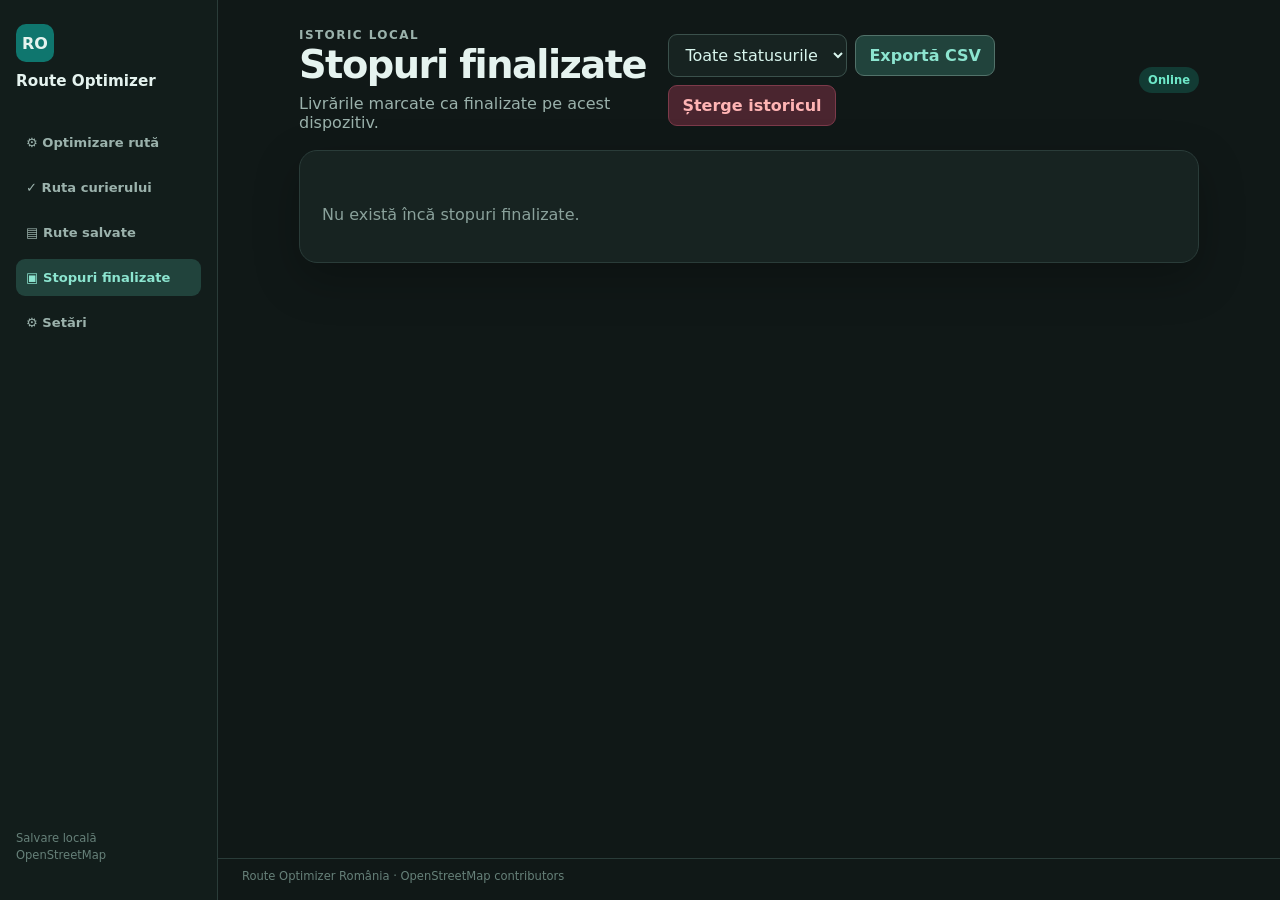
<file: completed.html>
<!doctype html><html lang="ro"><head><meta charset="UTF-8"/><meta name="viewport" content="width=device-width,initial-scale=1"/><title>Stopuri finalizate</title><link rel="stylesheet" href="routes.css"/>  <link rel="manifest" href="./manifest.json" />
  <meta name="mobile-web-app-capable" content="yes" />
  <meta name="apple-mobile-web-app-capable" content="yes" />
  <meta name="apple-mobile-web-app-status-bar-style" content="black-translucent" />
  <link rel="apple-touch-icon" href="./icon-192.svg" />
<script src="layout.js" defer></script>
</head><body><aside class="site-sidebar"><div class="brand-mark">RO</div><strong class="brand-name">Route Optimizer</strong><nav class="sidebar-nav" aria-label="Navigare principală"><a class="nav-link " href="index.html">⚙ Optimizare rută</a><a class="nav-link " href="routes.html">✓ Ruta curierului</a><a class="nav-link" href="saved.html">▤ Rute salvate</a><a class="nav-link active" href="completed.html">▣ Stopuri finalizate</a><a class="nav-link" href="settings.html">⚙ Setări</a></nav><p class="sidebar-note">Salvare locală<br/>OpenStreetMap</p></aside><main class="history-shell"><header class="route-header"><div><p class="eyebrow">ISTORIC LOCAL</p><h1>Stopuri finalizate</h1><p>Livrările marcate ca finalizate pe acest dispozitiv.</p></div><div class="history-actions"><select id="history-filter" aria-label="Filtrează istoricul"><option value="all">Toate statusurile</option><option value="delivered">Livrat</option><option value="absent">Client absent</option><option value="wrong-address">Adresă greșită</option><option value="rescheduled">Reprogramat</option><option value="cancelled">Anulat</option></select><button id="export-history" class="history-export" type="button">Exportă CSV</button><button id="clear-history" class="clear-history">Șterge istoricul</button></div></header><section class="history-card"><div id="history-stats" class="history-stats" aria-live="polite"></div><div id="history-list" class="history-list"></div><p id="empty-history" class="empty-history" hidden>Nu există încă stopuri finalizate.</p></section></main><footer class="site-footer">Route Optimizer România · Salvare locală</footer><script src="completed.js" type="module"></script>  <script src="pwa.js"></script>
</body></html>
</file>
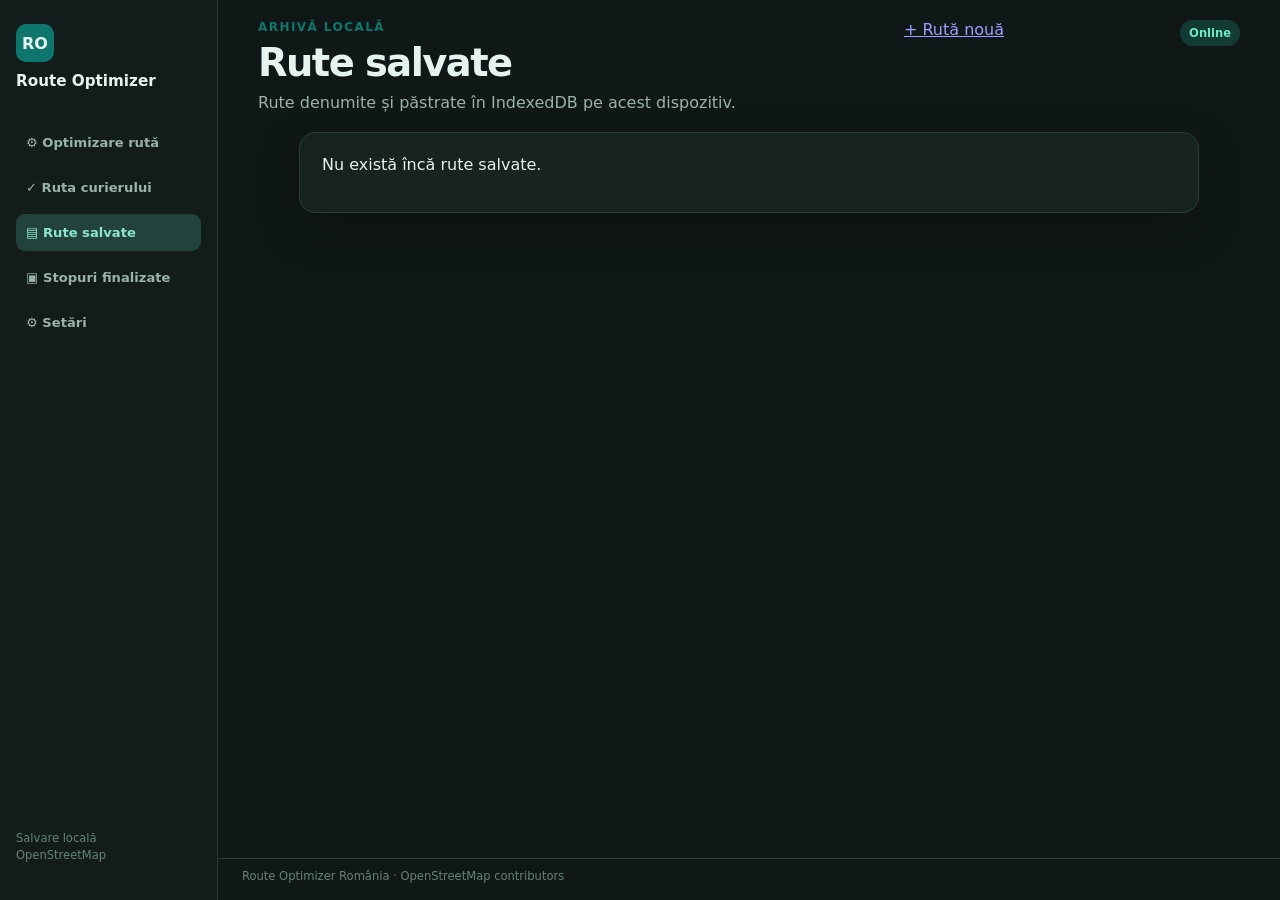
<file: saved.html>
<!doctype html>
<html lang="ro"><head><meta charset="UTF-8" /><meta name="viewport" content="width=device-width, initial-scale=1.0" /><meta name="theme-color" content="#0f766e" /><title>Rute salvate · Route Optimizer</title><link rel="stylesheet" href="./styles.css" /><link rel="manifest" href="./manifest.json" /><script src="layout.js" defer></script>
</head><body>
<aside class="site-sidebar"><div class="brand-mark">RO</div><strong class="brand-name">Route Optimizer</strong><nav class="sidebar-nav" aria-label="Navigare principală"><a class="nav-link" href="index.html">⚙ Optimizare rută</a><a class="nav-link" href="routes.html">✓ Ruta curierului</a><a class="nav-link active" href="saved.html">▤ Rute salvate</a><a class="nav-link" href="completed.html">▣ Stopuri finalizate</a><a class="nav-link" href="settings.html">⚙ Setări</a></nav><p class="sidebar-note">Salvare locală<br/>OpenStreetMap</p></aside>
<main class="app-shell auxiliary-shell"><header class="app-header"><div><p class="eyebrow">ARHIVĂ LOCALĂ</p><h1>Rute salvate</h1><p class="subtitle">Rute denumite și păstrate în IndexedDB pe acest dispozitiv.</p></div><a class="back-link" href="index.html">+ Rută nouă</a></header><section class="saved-card"><div id="saved-routes-list" class="saved-routes-list"></div><p id="saved-empty" class="empty-history" hidden>Nu există încă rute salvate.</p></section></main><footer class="site-footer">Route Optimizer România · Rute locale</footer><script src="./saved.js" type="module"></script><script src="./pwa.js"></script></body></html>
</file>
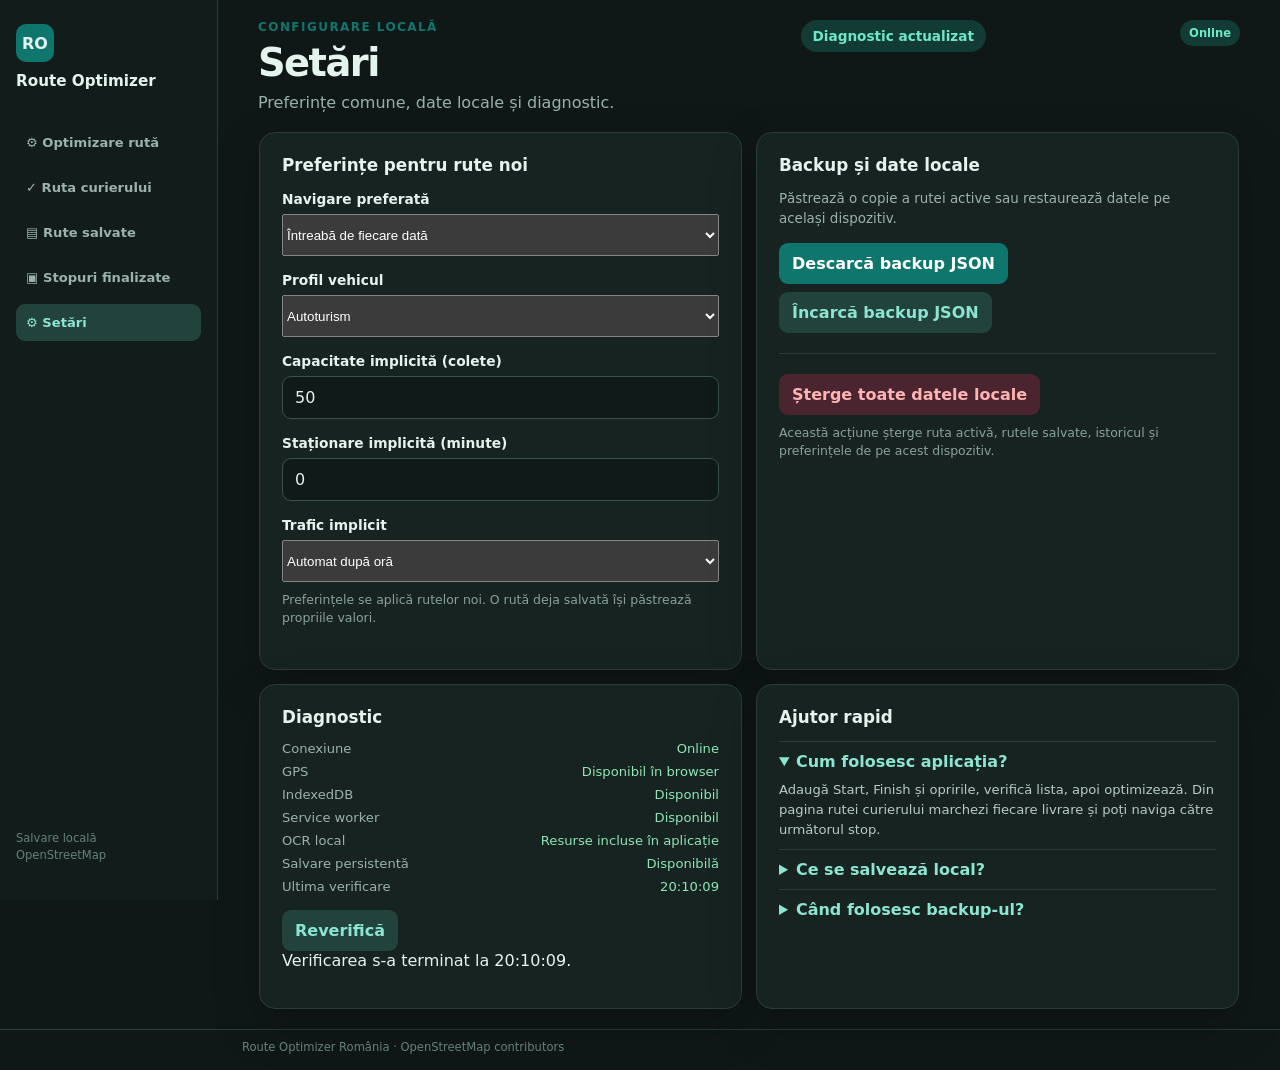
<file: settings.html>
<!doctype html>
<html lang="ro">
<head>
  <meta charset="UTF-8" />
  <meta name="viewport" content="width=device-width, initial-scale=1.0" />
  <meta name="theme-color" content="#0f766e" />
  <title>Setări · Route Optimizer</title>
  <link rel="stylesheet" href="./styles.css" />
  <link rel="manifest" href="./manifest.json" />
<script src="layout.js" defer></script>
</head>
<body>
  <aside class="site-sidebar"><div class="brand-mark">RO</div><strong class="brand-name">Route Optimizer</strong><nav class="sidebar-nav" aria-label="Navigare principală"><a class="nav-link" href="index.html">⚙ Optimizare rută</a><a class="nav-link" href="routes.html">✓ Ruta curierului</a><a class="nav-link" href="saved.html">▤ Rute salvate</a><a class="nav-link" href="completed.html">▣ Stopuri finalizate</a><a class="nav-link active" href="settings.html">⚙ Setări</a></nav><p class="sidebar-note">Salvare locală<br/>OpenStreetMap</p></aside>
  <main class="app-shell auxiliary-shell">
    <header class="app-header"><div><p class="eyebrow">CONFIGURARE LOCALĂ</p><h1>Setări</h1><p class="subtitle">Preferințe comune, date locale și diagnostic.</p></div><span id="settings-status" class="status-pill">Pregătit</span></header>
    <div class="settings-grid">
      <section class="settings-card"><h2>Preferințe pentru rute noi</h2><label for="setting-navigation">Navigare preferată</label><select id="setting-navigation"><option value="ask">Întreabă de fiecare dată</option><option value="google">Google Maps</option><option value="apple">Apple Maps</option><option value="waze">Waze</option></select><label for="setting-profile">Profil vehicul</label><select id="setting-profile"><option value="car">Autoturism</option><option value="van">Dubă</option><option value="bike">Bicicletă</option></select><label for="setting-capacity">Capacitate implicită (colete)</label><input id="setting-capacity" type="number" min="1" max="999" inputmode="numeric" /><label for="setting-service">Staționare implicită (minute)</label><input id="setting-service" type="number" min="0" max="180" inputmode="numeric" /><label for="setting-traffic">Trafic implicit</label><select id="setting-traffic"><option value="auto">Automat după oră</option><option value="normal">Normal</option><option value="busy">Aglomerat</option><option value="heavy">Foarte aglomerat</option></select><p class="hint">Preferințele se aplică rutelor noi. O rută deja salvată își păstrează propriile valori.</p></section>
      <section class="settings-card"><h2>Backup și date locale</h2><p class="settings-description">Păstrează o copie a rutei active sau restaurează datele pe același dispozitiv.</p><div class="settings-actions"><button id="export-settings-backup" type="button">Descarcă backup JSON</button><button id="import-settings-backup" class="secondary" type="button">Încarcă backup JSON</button><input id="settings-backup-file" type="file" accept="application/json,.json" hidden /></div><hr/><button id="clear-local-data" class="danger-button" type="button">Șterge toate datele locale</button><p class="hint">Această acțiune șterge ruta activă, rutele salvate, istoricul și preferințele de pe acest dispozitiv.</p></section>
      <section class="settings-card"><h2>Diagnostic</h2><dl id="diagnostic-list" class="diagnostic-list"></dl><button id="refresh-diagnostic" class="secondary" type="button">Reverifică</button><p id="diagnostic-feedback" class="diagnostic-feedback" aria-live="polite"></p></section>
      <section class="settings-card help-card"><h2>Ajutor rapid</h2><details open><summary>Cum folosesc aplicația?</summary><p>Adaugă Start, Finish și opririle, verifică lista, apoi optimizează. Din pagina rutei curierului marchezi fiecare livrare și poți naviga către următorul stop.</p></details><details><summary>Ce se salvează local?</summary><p>Rutele, istoricul, preferințele și resursele PWA sunt păstrate în browserul dispozitivului. Nu este necesar un cont.</p></details><details><summary>Când folosesc backup-ul?</summary><p>Descarcă backup-ul înainte de a șterge datele sau pentru a muta o rută pe același tip de browser.</p></details></section>
    </div>
  </main>
  <footer class="site-footer">Route Optimizer România · Setări locale</footer>
  <script src="./settings.js" type="module"></script><script src="./pwa.js"></script>
</body>
</html>
</file>
<file: routes.css>
:root{font-family:Inter,ui-sans-serif,system-ui,-apple-system,BlinkMacSystemFont,"Segoe UI",sans-serif;color:#e5f3ef;background:#101817;color-scheme:dark}*{box-sizing:border-box}body{margin:0;min-height:100vh}.route-shell{width:100%;min-height:100vh;padding:20px 24px}.route-header{display:flex;align-items:flex-start;justify-content:space-between;gap:20px;margin-bottom:18px}.eyebrow{margin:0 0 6px;color:#0f9d8b;font-size:.75rem;font-weight:800;letter-spacing:.12em}h1{margin:0 0 7px;font-size:clamp(1.7rem,3vw,2.5rem);letter-spacing:-.04em}.route-header p{margin:0;color:#9bb2ac}.back-link{padding:10px 13px;border:1px solid #3b514c;border-radius:9px;color:#b6cbc5;text-decoration:none}.back-link:hover{border-color:#36b89b;color:#8ce5d0}.route-workspace{display:grid;grid-template-columns:minmax(420px,620px) 1fr;gap:14px;height:calc(100vh - 145px);min-height:520px;overflow:visible}.delivery-panel{min-height:0;overflow:auto;padding:24px;border:1px solid #2a3c39;border-radius:18px;background:#172321;box-shadow:0 16px 45px #00000040}.panel-actions{display:flex;gap:8px}.panel-actions button{flex:1;border:0;border-radius:9px;padding:11px 10px;font:inherit;font-weight:700;cursor:pointer}.primary{background:#0f766e;color:white}.secondary{background:#21433c;color:#8ce5d0}.progress-card{margin:20px 0 12px;padding:13px 14px;border:1px solid #2a3c39;border-radius:10px;background:#101a18}.progress-top{display:flex;justify-content:space-between;color:#b6cbc5;font-size:.82rem}.progress-top span{color:#6ee7c8}.progress-track{height:7px;margin-top:10px;overflow:hidden;border-radius:99px;background:#293b37}.progress-bar{height:100%;width:0;border-radius:inherit;background:#29a579;transition:width .25s ease}.next-stop-card{display:flex;align-items:center;justify-content:space-between;gap:12px;padding:14px;border:1px solid #35685a;border-radius:10px;background:#183b31}.next-label{display:block;margin-bottom:5px;color:#6ee7c8;font-size:.68rem;font-weight:800;letter-spacing:.08em}.next-stop-card strong{display:block;color:#e5f3ef;font-size:.86rem;line-height:1.35}.navigate-button{padding:9px 12px;border:0;border-radius:8px;background:#36b89b;color:#09211c;font:inherit;font-size:.78rem;font-weight:800;cursor:pointer;white-space:nowrap}.delivery-hint{margin:14px 0 18px;color:#8aa19b;font-size:.82rem;line-height:1.45}.delivery-list{display:grid;gap:10px;margin:0;padding-left:30px}.delivery-item{display:flex;align-items:center;justify-content:space-between;gap:10px;padding:13px 10px 13px 5px;border-bottom:1px solid #2a3c39}.delivery-item strong,.delivery-item span{display:block}.delivery-item span{margin-top:4px;color:#a9beb8;font-size:.85rem;line-height:1.35}.delivery-item.delivered{border-color:#276951;background:#183b31}.delivery-item.delivered strong,.delivery-item.delivered span{color:#8ee5b6}.delivery-item .delivered-label{padding:6px 9px;border-radius:7px;background:#276951;color:#bff8d6;font-size:.75rem;font-weight:800}.deliver-button{padding:7px 9px;border:1px solid #52726a;border-radius:7px;background:#1d302c;color:#b6cbc5;font:inherit;font-size:.75rem;font-weight:700;cursor:pointer}.deliver-button:hover{border-color:#36b89b;color:#8ce5d0}.route-map-panel{position:relative;min-width:0;overflow:hidden;border:1px solid #2a3c39;border-radius:18px;background:#223330;box-shadow:0 16px 45px #00000040}#route-map{position:absolute;inset:0;width:100%;height:100%}.pin-icon{background:transparent;border:0}.pin-icon svg{display:block;width:38px;height:48px;filter:drop-shadow(0 2px 4px #00000080);overflow:visible}@media(max-width:800px){.route-shell{padding:14px}.route-header{display:block}.back-link{display:inline-block;margin-top:12px}.route-workspace{display:flex;flex-direction:column;height:auto;min-height:0}.delivery-panel{border-right:0;border-bottom:1px solid #2a3c39}.route-map-panel,#route-map{height:55vh;min-height:420px}}
 .site-sidebar{position:fixed;inset:0 auto 0 0;z-index:1000;display:flex;width:218px;flex-direction:column;padding:24px 16px;border-right:1px solid #2a3c39;background:#121d1b}.brand-mark{display:grid;place-items:center;width:38px;height:38px;margin-bottom:10px;border-radius:10px;background:#0f766e;color:#e5f3ef;font-weight:900}.brand-name{color:#e5f3ef;font-size:.95rem}.sidebar-nav{display:grid;gap:8px;margin-top:34px}.nav-link{padding:11px 10px;border-radius:9px;color:#9bb2ac;font-size:.82rem;font-weight:700;text-decoration:none}.nav-link:hover,.nav-link.active{background:#21433c;color:#8ce5d0}.sidebar-note{margin-top:auto;color:#668079;font-size:.72rem;line-height:1.5}.route-shell{width:calc(100% - 218px);min-height:calc(100vh - 42px);margin-left:218px;padding:20px 24px}.site-footer{margin-left:218px;padding:10px 24px 16px;color:#668079;font-size:.72rem}@media(max-width:800px){.site-sidebar{position:static;width:100%;min-height:auto;padding:14px;border-right:0;border-bottom:1px solid #2a3c39}.brand-mark{display:inline-grid;margin:0 8px 0 0;vertical-align:middle}.brand-name{vertical-align:middle}.sidebar-nav{display:flex;margin-top:14px}.sidebar-note{display:none}.route-shell{width:100%;min-height:auto;margin-left:0;padding:14px}.site-footer{margin-left:0;padding:10px 14px 14px}}.route-header{margin-left:-218px;padding-left:242px}.site-footer{margin-left:0;padding-left:242px;border-top:1px solid #2a3c39;background:#101817}@media(max-width:800px){.route-header{margin-left:0;padding-left:0}.site-footer{margin-left:0;padding-left:14px}}.route-map-toolbar{position:absolute;z-index:600;top:14px;right:14px}.view-toggle{padding:9px 13px;border:1px solid #52726a;border-radius:9px;background:#172321e8;color:#d8f5ed;font:inherit;font-weight:700;cursor:pointer}.route-list-full{position:absolute;inset:0;overflow:auto;padding:32px 42px;background:#172321}.route-list-full h2{margin-top:0}.route-list-full ol{display:grid;gap:8px;max-width:800px;padding-left:28px}.route-list-full li{padding:12px;border-bottom:1px solid #2a3c39;color:#b6cbc5}.route-list-full strong{color:#e5f3ef}.mobile-map-toggle{display:none;width:100%;margin:14px 0 4px;padding:10px;border:1px solid #52726a;border-radius:9px;background:#21433c;color:#8ce5d0;font:inherit;font-weight:700}@media(max-width:800px){.route-workspace .delivery-panel{display:block}.route-workspace .route-map-panel{display:none}.route-workspace.show-route-map .delivery-panel{display:none}.route-workspace.show-route-map .route-map-panel{display:block;height:calc(100vh - 190px);min-height:520px}.mobile-map-toggle{display:block}}.navigation-actions{position:relative}.navigate-button{padding:9px 12px;border:0;border-radius:8px;background:#36b89b;color:#09211c;font:inherit;font-size:.78rem;font-weight:800;cursor:pointer;white-space:nowrap}.navigation-options{position:absolute;right:0;top:calc(100% + 6px);z-index:20;display:grid;gap:5px;min-width:120px;padding:6px;border:1px solid #52726a;border-radius:8px;background:#172321;box-shadow:0 6px 18px #0008}.navigation-options button{padding:7px 8px;border:0;border-radius:6px;background:#21433c;color:#d8f5ed;font:inherit;font-size:.75rem;cursor:pointer}.navigation-options button:hover{background:#36b89b;color:#09211c}.route-workspace .route-map-panel{display:none}.route-workspace.show-route-map .route-map-panel{display:block}.route-workspace.show-route-map .delivery-panel{display:none}.mobile-map-toggle{display:block}.history-shell{width:calc(100% - 218px);min-height:calc(100vh - 42px);margin-left:218px;padding:20px 24px}.history-card{max-width:900px;padding:24px;border:1px solid #2a3c39;border-radius:18px;background:#172321;box-shadow:0 16px 45px #00000040}.history-list{display:grid;gap:9px;margin:0;padding-left:26px}.history-list li{padding:13px 8px;border-bottom:1px solid #2a3c39;color:#b6cbc5}.history-list strong,.history-list small{display:block}.history-list strong{color:#8ee5b6}.history-list small{margin-top:4px;color:#8aa19b}.empty-history{color:#8aa19b}.clear-history{padding:10px 13px;border:1px solid #7d3a4a;border-radius:9px;background:#4a252f;color:#ffb4b4;font:inherit;font-weight:700;cursor:pointer}@media(max-width:800px){.history-shell{width:100%;min-height:auto;margin-left:0;padding:14px}.route-header{margin-left:0;padding-left:0}}
/* Centrare și spațiere pentru utilizarea pe telefon */
@media (max-width: 800px) {
  .site-sidebar { align-items: center; text-align: center; }
  .sidebar-nav { justify-content: center; flex-wrap: wrap; }
  .route-shell { width: 100%; max-width: 640px; margin: 0 auto; padding: 16px; }
  .route-header { display: flex; flex-direction: column; align-items: center; gap: 10px; text-align: center; margin: 0 auto 18px; }
  .route-header > div { width: 100%; }
  .route-header .back-link { margin-top: 2px; }
  .route-workspace { width: 100%; max-width: 620px; margin: 0 auto; }
  .delivery-panel { width: 100%; padding: 18px; }
  .panel-actions { width: 100%; }
  .next-stop-card { align-items: flex-start; }
  .site-footer { text-align: center; padding-left: 14px; }
}
@media (min-width: 801px) {
  .route-workspace { max-width: 1180px; margin: 0 auto; }
}

.navigation-options[hidden] { display: none !important; }

/* Aliniere vizuala centrala in zona principala, cu sidebar-ul pastrat */
@media (min-width: 801px) {
  .route-header { width: min(1180px, calc(100% - 32px)); margin: 0 auto 18px !important; padding-left: 0 !important; }
  .route-workspace:not(.show-route-map) { display: flex; justify-content: center; width: 100%; max-width: none; margin: 0 auto; }
  .route-workspace:not(.show-route-map) .delivery-panel { width: min(620px, 100%); }
  .route-workspace.show-route-map { display: block; width: min(1180px, calc(100% - 32px)); margin: 0 auto; }
  .route-workspace.show-route-map .route-map-panel { display: block; height: calc(100vh - 230px); min-height: 520px; }
  .history-shell { display: flex; flex-direction: column; align-items: center; }
  .history-shell .route-header { width: min(900px, calc(100% - 32px)); }
  .history-card { width: min(900px, calc(100% - 32px)); }
}
@media (max-width: 800px) {
  .history-shell { display: flex; flex-direction: column; align-items: center; }
  .history-shell .route-header, .history-card { width: 100%; max-width: 640px; text-align: center; }
  .history-card { padding: 18px; }
  .history-list { text-align: left; }
}

.install-app { padding: 9px 12px; border: 1px solid #36b89b; border-radius: 9px; background: #21433c; color: #8ce5d0; font-size: .78rem; font-weight: 800; }
.install-app:hover { background: #36b89b; color: #09211c; }
@media (max-width: 800px) { .install-app { margin: 10px auto 0; } }

.map-back-to-list { position: absolute; z-index: 700; top: 14px; left: 14px; padding: 9px 13px; border: 1px solid #52726a; border-radius: 9px; background: #172321e8; color: #d8f5ed; font: inherit; font-weight: 700; cursor: pointer; box-shadow: 0 3px 12px #0006; }
.map-back-to-list:hover { background: #36b89b; color: #09211c; }

.eta-label { display: block; margin-top: 4px; color: #6ee7c8 !important; font-size: .75rem !important; font-weight: 700; }

.status-card select, .status-card textarea { width: 100%; margin: 5px 0 12px; padding: 11px; border: 1px solid #3b514c; border-radius: 9px; background: #101a18; color: #e5f3ef; font: inherit; }
.status-card textarea { resize: vertical; }
.delivery-timer { display: block; margin-top: 10px; color: #6ee7c8; font-size: .9rem; letter-spacing: .04em; }
.status-badge { display: inline-block; margin-top: 5px; padding: 4px 7px; border-radius: 6px; color: #09211c !important; font-size: .7rem !important; font-weight: 800; }
.status-delivered { background: #8ee5b6; }.status-absent { background: #f0b55e; }.status-wrong-address { background: #f08a9c; }.status-rescheduled { background: #a6b8ff; }.status-cancelled { background: #a9beb8; }
.navigation-preference { display:flex; align-items:center; gap:8px; margin:12px 0; color:#8aa19b; font-size:.82rem; }
.navigation-preference select { min-height:38px; }
.network-status { display: inline-flex; align-items: center; margin-left: 8px; padding: 6px 9px; border-radius: 999px; background: #123b34; color: #6ee7c8; font-size: .72rem; font-weight: 800; }
.network-status.offline { background: #4a252f; color: #ffb4b4; }
.break-button { width: 100%; margin-top: 10px; padding: 9px; border: 1px solid #52726a; border-radius: 9px; background: #1d302c; color: #8ce5d0; font: inherit; font-weight: 700; cursor: pointer; }
.print-route { width: 100%; margin-top: 8px; padding: 9px; border: 1px solid #52726a; border-radius: 9px; background: transparent; color: #b6cbc5; font: inherit; font-weight: 700; cursor: pointer; }
@media print { .site-sidebar, .route-map-panel, .route-header .back-link, .panel-actions, .print-route, .break-button, .navigation-preference, .finish-job, .next-stop-card, .progress-card, .delivery-hint { display: none !important; } .route-shell { width: 100%; max-width: none; margin: 0; padding: 0; } .delivery-panel { overflow: visible; border: 0; box-shadow: none; background: #fff; color: #111; } .delivery-item, .delivery-item span, .delivery-item strong { color: #111 !important; border-color: #ccc; } .site-footer { display: none; } }
.locate-courier { position: absolute; z-index: 700; top: 14px; left: 150px; padding: 9px 13px; border: 1px solid #52726a; border-radius: 9px; background: #172321e8; color: #d8f5ed; font: inherit; font-weight: 700; cursor: pointer; }
.map-legend { position: absolute; z-index: 700; right: 14px; bottom: 14px; display: flex; flex-wrap: wrap; gap: 7px; max-width: 260px; padding: 8px 10px; border: 1px solid #52726a; border-radius: 9px; background: #172321e8; color: #d8f5ed; font-size: .7rem; }
.map-legend span { display: inline-flex; align-items: center; gap: 4px; }
.legend-dot { width: 9px; height: 9px; display: inline-block; border-radius: 50%; background: #0f8f7b; }.legend-dot.delivered { background: #c84b63; }.legend-dot.absent { background: #f0b55e; }.legend-dot.rescheduled { background: #7b8fe8; }
.courier-location-icon { display: grid; place-items: center; border: 2px solid #fff; border-radius: 50%; background: #2563eb; box-shadow: 0 0 0 6px #2563eb44, 0 2px 8px #0008; }
.courier-location-icon span { width: 7px; height: 7px; border-radius: 50%; background: #fff; }
@media (max-width: 500px) { .locate-courier { left: 130px; padding: 8px 9px; font-size: .75rem; } }
.review-modal { position: fixed; inset: 0; z-index: 3000; display: grid; place-items: center; overflow: auto; padding: 24px; background: rgba(7, 16, 14, .84); }
.review-modal[hidden] { display: none !important; }
.review-card { width: min(680px, calc(100vw - 48px)); max-height: calc(100vh - 48px); overflow: auto; padding: 24px; border: 1px solid #3b514c; border-radius: 16px; background: #172321; box-shadow: 0 18px 60px #0009; }
.review-header { display: flex; align-items: flex-start; justify-content: space-between; gap: 16px; }
.review-header h2 { margin: 0 0 6px; }
.review-header p:not(.eyebrow) { color: #9bb2ac; font-size: .85rem; }
@media (max-width: 800px) { .review-modal { padding: 14px; } .review-card { width: min(100%, 640px); max-height: calc(100vh - 28px); padding: 18px; } }
html, body { overflow-x: hidden; }
@media (min-width: 801px) {
  .route-shell, .history-shell { max-width: calc(100vw - 218px); overflow-x: hidden; }
  .route-workspace, .route-header, .history-shell .route-header, .history-card { max-width: 100%; }
}

.stop-action-buttons { display: inline-flex; flex-wrap: wrap; gap: 5px; align-items: center; }
.navigate-stop { padding: 7px 9px; border: 1px solid #52726a; border-radius: 7px; background: #21433c; color: #8ce5d0; font: inherit; font-size: .75rem; font-weight: 700; cursor: pointer; }
.delay-label{display:block!important;color:#ffb4b4!important;font-weight:800}.route-meta{line-height:1.4}
.history-day{list-style:none!important;margin-top:14px;padding:9px 8px!important;border:0!important;border-radius:8px;background:#21433c;color:#8ce5d0!important}.history-day strong{color:#8ce5d0!important;text-transform:capitalize}.history-entry.status-absent{border-left:3px solid #f0b55e}.history-entry.status-wrong-address{border-left:3px solid #f08a9c}.history-entry.status-rescheduled{border-left:3px solid #7b8fe8}.history-entry.status-cancelled{border-left:3px solid #8a9a95}
.next-stop-actions{display:flex;align-items:center;gap:6px;flex-wrap:wrap}.complete-next-button{padding:9px 11px;border:1px solid #4a896e;border-radius:8px;background:#276951;color:#d8f5ed;font:inherit;font-size:.78rem;font-weight:800;cursor:pointer}.complete-next-button:hover{background:#36b89b;color:#09211c}
.history-stats{display:flex;gap:8px;flex-wrap:wrap;margin-bottom:16px}.history-stats span{display:grid;gap:2px;min-width:82px;padding:9px 10px;border:1px solid #2a3c39;border-radius:8px;background:#101a18}.history-stats strong{color:#8ee5b6;font-size:1.05rem}.history-stats small{color:#8aa19b;font-size:.72rem}
.history-actions{display:flex;gap:8px;align-items:center;flex-wrap:wrap}.history-actions select{padding:10px 12px;border:1px solid #3b514c;border-radius:9px;background:#172321;color:#d8f5ed;font:inherit}
.legend-dot.wrong-address{background:#f08a9c}.legend-dot.cancelled{background:#8a9a95}

.history-export{padding:10px 13px;border:1px solid #52726a;border-radius:9px;background:#21433c;color:#8ce5d0;font:inherit;font-weight:700;cursor:pointer}.history-export:hover{border-color:#36b89b;color:#d8f5ed}
.share-route{width:100%;margin-top:8px;padding:9px;border:1px solid #52726a;border-radius:9px;background:transparent;color:#b6cbc5;font:inherit;font-weight:700;cursor:pointer}.share-route:hover{border-color:#36b89b;color:#8ce5d0}

.wake-lock-button{width:100%;margin-top:8px;padding:9px;border:1px solid #52726a;border-radius:9px;background:transparent;color:#b6cbc5;font:inherit;font-weight:700;cursor:pointer}.wake-lock-button:hover,.wake-lock-button.active{border-color:#36b89b;background:#21433c;color:#8ce5d0}

.delay-button{width:100%;margin-top:8px;padding:9px;border:1px solid #8c6736;border-radius:9px;background:#3b2c1b;color:#f0c47a;font:inherit;font-weight:700;cursor:pointer}.delay-button:hover{border-color:#f0b55e;background:#513b20}
.update-app { padding: 9px 12px; border: 1px solid #f2b35d; border-radius: 9px; background: #5a391c; color: #ffd59a; font-size: .78rem; font-weight: 800; }
.update-app:hover { background: #f2b35d; color: #241407; }
/* Istoric livrări: carduri lizibile și fără numerotare implicită a listei */
.history-shell { padding-top: 28px; padding-bottom: 28px; }
.history-shell .route-header { align-items: center; }
.history-card { width: min(900px, 100%); margin: 0 auto; padding: 22px; }
.history-stats { display: grid; grid-template-columns: repeat(auto-fit, minmax(92px, 1fr)); gap: 10px; }
.history-stats span { min-width: 0; text-align: center; }
.history-list { list-style: none; display: grid; gap: 10px; margin: 0; padding: 0; }
.history-day { margin-top: 8px !important; padding: 10px 12px !important; }
.history-entry { display: grid; gap: 3px; min-width: 0; padding: 13px 14px !important; border: 1px solid #2a3c39 !important; border-left: 4px solid #36b89b !important; border-radius: 10px; background: #101a18; }
.history-entry strong { overflow-wrap: anywhere; color: #d8f5ed !important; line-height: 1.35; }
.history-entry small { color: #8aa19b; }
.history-entry.status-delivered { border-left-color: #8ee5b6 !important; }
.history-entry.status-absent { border-left-color: #f0b55e !important; }
.history-entry.status-wrong-address { border-left-color: #f08a9c !important; }
.history-entry.status-rescheduled { border-left-color: #7b8fe8 !important; }
.history-entry.status-cancelled { border-left-color: #8a9a95 !important; }
@media (max-width: 800px) {
  .history-shell { padding: 18px 14px 24px; }
  .history-shell .route-header { width: 100%; margin-bottom: 16px !important; }
  .history-shell .route-header h1 { font-size: clamp(1.75rem, 9vw, 2.4rem); }
  .history-actions { width: 100%; display: grid; grid-template-columns: 1fr; }
  .history-actions select, .history-actions button { width: 100%; min-height: 42px; }
  .history-card { padding: 14px; }
}
.history-list { list-style: none !important; padding-left: 0 !important; }
.history-list > .history-day, .history-list > .history-entry { list-style: none !important; }

.diagnostic-feedback { min-height: 1.2em; margin: 10px 0 0; color: #6ee7c8; font-size: .8rem; }
button:disabled { opacity: .65; cursor: wait; }
</file>
<file: styles.css>
:root { font-family: Inter, ui-sans-serif, system-ui, -apple-system, BlinkMacSystemFont, "Segoe UI", sans-serif; color: #e5f3ef; background: #101817; color-scheme: dark; }
* { box-sizing: border-box; }
body { margin: 0; min-height: 100vh; }
.site-sidebar { position: fixed; inset: 0 auto 0 0; z-index: 1000; display: flex; width: 218px; flex-direction: column; padding: 24px 16px; border-right: 1px solid #2a3c39; background: #121d1b; }
.brand-mark { display: grid; place-items: center; width: 38px; height: 38px; margin-bottom: 10px; border-radius: 10px; background: #0f766e; color: #e5f3ef; font-weight: 900; }
.brand-name { color: #e5f3ef; font-size: .95rem; }
.sidebar-nav { display: grid; gap: 8px; margin-top: 34px; }
.nav-link { padding: 11px 10px; border-radius: 9px; color: #9bb2ac; font-size: .82rem; font-weight: 700; text-decoration: none; }
.nav-link:hover, .nav-link.active { background: #21433c; color: #8ce5d0; }
.sidebar-note { margin-top: auto; color: #668079; font-size: .72rem; line-height: 1.5; }
.app-shell { width: calc(100% - 218px); min-height: calc(100vh - 42px); margin-left: 218px; padding: 20px 24px; }
.site-footer { margin-left: 218px; padding: 10px 24px 16px; color: #668079; font-size: .72rem; }
.app-header { margin-left: -218px; padding-left: 242px; }
.site-footer { margin-left: 0; padding-left: 242px; border-top: 1px solid #2a3c39; background: #101817; }
.app-header { display: flex; align-items: flex-start; justify-content: space-between; gap: 20px; margin-bottom: 20px; }
.eyebrow { margin: 0 0 6px; color: #0f766e; font-size: .75rem; font-weight: 800; letter-spacing: .12em; }
h1, h2, p { margin-top: 0; }
h1 { margin-bottom: 8px; font-size: clamp(1.7rem, 3vw, 2.5rem); letter-spacing: -.04em; }
.subtitle { margin-bottom: 0; color: #9bb2ac; }
.status-pill { padding: 8px 12px; border-radius: 999px; background: #123b34; color: #6ee7c8; font-size: .85rem; font-weight: 700; white-space: nowrap; }
.workspace { display: flex; justify-content: center; width: 100%; min-height: 600px; overflow: visible; }
.panel { width: min(100%, 620px); min-height: 0; overflow-y: auto; padding: 24px; border: 1px solid #2a3c39; border-radius: 18px; background: #172321; box-shadow: 0 16px 45px #00000040; }
h2 { margin-bottom: 22px; font-size: 1.25rem; }
label { display: block; margin: 16px 0 7px; font-size: .86rem; font-weight: 700; }
.input-row { display: flex; gap: 8px; }
.choice-row { display: flex; gap: 8px; margin: 0 0 10px; }
.choice { flex: 1; padding: 8px 10px; background: #1d302c; color: #9bb2ac; border: 1px solid #3b514c; }
.choice.active, .choice:hover { background: #21433c; color: #8ce5d0; border-color: #36b89b; }
input { width: 100%; min-width: 0; padding: 11px 12px; border: 1px solid #3b514c; border-radius: 9px; color: #e5f3ef; background: #101a18; font: inherit; outline: none; }
input:focus { border-color: #36b89b; box-shadow: 0 0 0 3px #36b89b33; }
button { border: 0; border-radius: 9px; padding: 11px 13px; color: white; background: #0f766e; font: inherit; font-weight: 700; cursor: pointer; white-space: nowrap; }
button:disabled { cursor: not-allowed; opacity: .5; }
button.secondary { background: #21433c; color: #8ce5d0; }
button.ghost { background: transparent; color: #9bb2ac; }
.hint { margin: 9px 0 20px; color: #8aa19b; font-size: .78rem; line-height: 1.45; }
.options-row { display: flex; align-items: center; justify-content: space-between; gap: 10px; margin-top: 16px; }
.location-inline { flex: 0 0 auto; padding: 10px 9px; background: #1d302c; border: 1px solid #3b514c; color: #8ce5d0; font-size: .73rem; }
.location-inline:hover { background: #21433c; border-color: #36b89b; }
.mic-button { flex: 0 0 42px; padding: 9px 6px; background: #1d302c; border: 1px solid #3b514c; color: #8ce5d0; font-size: 1rem; }
.mic-button:hover, .mic-button.listening { background: #6b2737; border-color: #f08a9c; color: #fff; }
.check-label, .service-label { display: flex; align-items: center; gap: 7px; margin: 0; color: #b6cbc5; font-size: .78rem; font-weight: 600; }
.check-label input { width: auto; accent-color: #36b89b; }
.service-label input { width: 58px; padding: 6px 8px; }
.file-label { margin-top: 8px; }
#csv-file { padding: 8px; font-size: .78rem; }
.export-button { width: 100%; margin-top: 8px; padding: 8px 10px; background: #1d302c; border: 1px solid #3b514c; color: #b6cbc5; font-size: .78rem; }
.export-button:hover { border-color: #36b89b; color: #8ce5d0; }
.backup-row { display: grid; grid-template-columns: 1fr 1fr; gap: 8px; margin-top: 8px; }
.backup-row button { padding: 8px 9px; background: #1d302c; border: 1px solid #3b514c; color: #b6cbc5; font-size: .75rem; }
.backup-row button:hover { border-color: #36b89b; color: #8ce5d0; }
.toolbar { display: flex; gap: 8px; align-items: center; margin: 20px 0; }
.primary { flex: 1; }
.finish-button { background: #b87924; color: #fff8e8; }
.review-button { width: 100%; margin-top: 8px; padding: 10px; background: #21433c; color: #8ce5d0; border: 1px solid #3b514c; }
.review-button:hover { border-color: #36b89b; }
.bulk-button { width: 100%; margin-top: 8px; padding: 9px; background: transparent; border: 1px dashed #52726a; color: #8ce5d0; font-size: .78rem; }
.bulk-card textarea { width: 100%; resize: vertical; margin: 18px 0 10px; padding: 12px; border: 1px solid #3b514c; border-radius: 9px; color: #e5f3ef; background: #101a18; font: inherit; line-height: 1.5; }
.bulk-actions { display: flex; gap: 8px; }.bulk-actions button { flex: 1; padding: 9px; background: #21433c; color: #8ce5d0; font-size: .78rem; }
.review-modal { position: fixed; inset: 0; z-index: 2000; overflow: auto; padding: 24px; background: #07100eee; }
.review-card { width: min(680px, 100%); margin: 4vh auto; padding: 24px; border: 1px solid #3b514c; border-radius: 16px; background: #172321; box-shadow: 0 18px 60px #0009; }
.review-header { display: flex; align-items: flex-start; justify-content: space-between; gap: 16px; }
.review-header-actions { display: flex; gap: 8px; }
.review-header h2 { margin-bottom: 6px; }.review-header p:not(.eyebrow) { color: #9bb2ac; font-size: .85rem; }
.review-items { display: grid; gap: 8px; margin: 22px 0; padding-left: 28px; }.review-items li { padding: 10px; border-bottom: 1px solid #2a3c39; color: #b6cbc5; }.review-items small { display: block; margin-top: 4px; color: #8aa19b; }
.review-optimize { width: 100%; }
.review-map { height: min(56vh, 520px); margin: 20px 0; overflow: hidden; border: 1px solid #3b514c; border-radius: 10px; }
.summary { display: flex; gap: 20px; padding: 15px 0; border-top: 1px solid #2a3c39; border-bottom: 1px solid #2a3c39; }
.summary div { display: grid; gap: 3px; }
.summary strong { font-size: 1.05rem; }
.summary span { color: #8aa19b; font-size: .75rem; }
.stops-list { display: grid; gap: 9px; margin: 18px 0 0; padding-left: 26px; }
.stops-list li { padding-left: 5px; font-size: .88rem; }
.pin-icon { background: transparent; border: 0; }
.pin-icon svg { display: block; width: 38px; height: 48px; filter: drop-shadow(0 2px 4px #00000080); overflow: visible; }
.stop-item { display: flex; align-items: center; justify-content: space-between; gap: 6px; }
.remove-stop { padding: 2px 8px; background: transparent; color: #f2a7a7; font-size: 1.2rem; }
.stop-actions { display: flex; align-items: center; gap: 3px; }
.edit-stop { padding: 3px 7px; background: transparent; color: #8ce5d0; font-size: .72rem; }
.stops-list small { display: block; margin-top: 3px; color: #8aa19b; }
.map-panel { display: none; }
#map { position: absolute; inset: 0; width: 100%; height: 100%; background: #223330; }
.leaflet-container { font: inherit; }
.map-toolbar { position: absolute; z-index: 600; top: 14px; right: 14px; }
.table-title { color: #b6cbc5; font-size: .85rem; }
.workspace .map-panel #map { display: none; }
.workspace .map-panel .map-toolbar { left: 28px; right: 28px; display: flex; align-items: center; justify-content: space-between; }
.order-actions { display: flex; align-items: center; gap: 4px; margin-top: 8px; }
.order-actions label { display: flex; align-items: center; gap: 5px; margin: 0; color: #8aa19b; font-size: .72rem; }
.position-input { width: 52px; padding: 5px 6px; font-size: .75rem; }
.order-actions button { padding: 4px 8px; border: 1px solid #3b514c; border-radius: 6px; background: #1d302c; color: #8ce5d0; font-size: .72rem; cursor: pointer; }
.workspace .map-panel .map-note { display: none; }
.view-toggle { padding: 9px 13px; background: #172321e8; border: 1px solid #52726a; color: #d8f5ed; box-shadow: 0 3px 12px #0006; }
.route-list-view { position: absolute; inset: 0; overflow: auto; padding: 34px 42px; background: #172321; }
.route-list-header { display: flex; align-items: baseline; justify-content: space-between; gap: 16px; border-bottom: 1px solid #2a3c39; }
.route-list-header h2 { margin-bottom: 16px; }
.route-list-header span { color: #8aa19b; font-size: .82rem; }
.route-details { display: grid; gap: 10px; max-width: 800px; margin: 22px 0; padding-left: 28px; }
.route-details li { padding: 13px 14px 13px 6px; border-bottom: 1px solid #2a3c39; }
.route-details li strong, .route-details li span { display: block; }
.route-details li span { margin-top: 4px; color: #a9beb8; line-height: 1.35; }
.route-details .route-start strong { color: #f0b55e; }
.route-details .route-finish strong { color: #f08a9c; }
.map-note { position: absolute; z-index: 500; bottom: 4px; left: 8px; margin: 0; padding: 3px 6px; border-radius: 4px; background: #172321e6; color: #b6cbc5; font-size: .68rem; }
@media (max-width: 800px) { .site-sidebar { position: static; width: 100%; min-height: auto; padding: 14px; border-right: 0; border-bottom: 1px solid #2a3c39; } .brand-mark { display: inline-grid; margin: 0 8px 0 0; vertical-align: middle; } .brand-name { vertical-align: middle; } .sidebar-nav { display: flex; margin-top: 14px; } .sidebar-note { display: none; } .app-shell { width: 100%; min-height: auto; margin-left: 0; padding: 14px; } .site-footer { margin-left: 0; padding: 10px 14px 14px; } .app-header { display: block; margin-left: 0; padding-left: 0; } .status-pill { display: inline-block; margin-top: 12px; } .workspace { display: flex; flex-direction: column; height: auto; min-height: 0; } .panel { max-height: none; border-right: 0; border-bottom: 1px solid #2a3c39; } .map-panel { display: none; } .summary, .stops-list { display: none; } }

/* Sistem comun de aliniere pentru pagina de optimizare */
@media (min-width: 801px) {
  .app-header { width: min(1180px, calc(100% - 32px)); margin: 0 auto 20px !important; padding-left: 0 !important; }
  .workspace { width: min(1180px, calc(100% - 32px)); margin: 0 auto; }
  .workspace .panel { width: min(620px, 100%); }
}
@media (max-width: 800px) {
  .app-header { width: 100%; margin: 0 auto 18px !important; padding-left: 0 !important; text-align: center; }
  .workspace { width: 100%; margin: 0 auto; }
  .workspace .panel { width: 100%; }
  .sidebar-nav { justify-content: center; flex-wrap: wrap; }
  .site-footer { text-align: center; }
}

.install-app { padding: 9px 12px; border: 1px solid #36b89b; border-radius: 9px; background: #21433c; color: #8ce5d0; font-size: .78rem; font-weight: 800; }
.install-app:hover { background: #36b89b; color: #09211c; }
@media (max-width: 800px) { .install-app { margin: 10px auto 0; } }

.scan-result { margin-top: 14px; padding: 12px; border: 1px solid #52726a; border-radius: 10px; background: #101a18; }
.scan-result label { margin: 0 0 7px; color: #8ce5d0; font-size: .78rem; }
.scan-result textarea { margin: 0 0 8px; }
.scan-result-actions { display: grid; grid-template-columns: repeat(3, 1fr); gap: 6px; }
.scan-result-actions button { padding: 8px 6px; background: #21433c; color: #8ce5d0; font-size: .74rem; }
@media (max-width: 520px) { .scan-result-actions { grid-template-columns: 1fr; } }

.eta-label { display: block; margin-top: 4px; color: #6ee7c8; font-size: .75rem; font-weight: 700; }

.address-results { display: grid; gap: 8px; margin-top: 18px; }
.address-result-option { display: grid; gap: 5px; width: 100%; padding: 12px; border: 1px solid #3b514c; border-radius: 9px; background: #101a18; color: #e5f3ef; text-align: left; white-space: normal; }
.address-result-option:hover { border-color: #36b89b; background: #21433c; }
.address-result-option small { color: #8aa19b; }

.stop-actions { display: flex; align-items: center; gap: 4px; flex-wrap: wrap; justify-content: flex-end; }
.stop-locked { border-left: 3px solid #f0b55e; padding-left: 8px; }
.lock-stop { padding: 3px 7px; background: transparent; color: #8ce5d0; font-size: .85rem; }
.priority-input { width: 42px; min-height: 30px; padding: 3px 5px; border: 1px solid #31534d; border-radius: 7px; background: #0e201d; color: #f3fffb; text-align: center; font-weight: 700; }
.window-controls { display: flex; flex-wrap: wrap; gap: 6px; margin-top: 7px; color: #8aa19b; font-size: .72rem; }
.window-controls label { display: inline-flex; align-items: center; gap: 4px; }
.window-controls input { width: 88px; min-height: 27px; padding: 3px 5px; }
.group-control { width: min(180px, 100%); margin-top: 7px; min-height: 29px; padding: 4px 7px; font-size: .72rem; }
.saved-route-row { display: grid; grid-template-columns: 1.4fr auto 1.3fr auto auto; gap: 6px; margin-top: 8px; }
.saved-route-row input, .saved-route-row select { min-width: 0; }
.saved-route-row .danger-button { border: 1px solid #7d3a4a; border-radius: 8px; background: #4a252f; color: #ffb4b4; font: inherit; font-weight: 700; cursor: pointer; padding: 8px 10px; }
.network-status { display: inline-flex; align-items: center; margin-left: 8px; padding: 6px 9px; border-radius: 999px; background: #123b34; color: #6ee7c8; font-size: .72rem; font-weight: 800; }
.network-status.offline { background: #4a252f; color: #ffb4b4; }
.optimization-mode { display: flex; align-items: center; gap: 8px; margin: 10px 0; color: #b6cbc5; }
.optimization-mode select { flex: 1; min-height: 38px; padding: 8px; border: 1px solid #3b514c; border-radius: 9px; background: #101a18; color: #e5f3ef; font: inherit; }
@media (max-width: 560px) { .saved-route-row { grid-template-columns: 1fr 1fr; } .saved-route-row input, .saved-route-row select { grid-column: span 2; } }

.blocked-roads-field { display:flex; flex-direction:column; gap:6px; margin:10px 0 4px; color:#b6cbc5; font-size:.78rem; font-weight:600; } .blocked-roads-field input { width:100%; min-height:38px; padding:8px; border:1px solid #3b514c; border-radius:9px; background:#101a18; color:#e5f3ef; font:inherit; } .blocked-roads-field input:focus { border-color:#36b89b; outline:2px solid #36b89b55; outline-offset:1px; }

.package-control { display:inline-flex; align-items:center; gap:4px; margin-top:7px; color:#b6cbc5; font-size:.72rem; } .package-input { width:52px; min-height:29px; padding:4px 6px; border:1px solid #31534d; border-radius:7px; background:#0e201d; color:#f3fffb; text-align:center; font-weight:700; }
.feasibility-report { margin: 14px 0 10px; padding: 12px 14px; border: 1px solid #31534d; border-radius: 10px; background: #0e201d; }
.feasibility-heading { display: flex; align-items: center; justify-content: space-between; gap: 8px; color: #f3fffb; }
.feasibility-badge { padding: 4px 8px; border-radius: 999px; font-size: .72rem; font-weight: 800; }
.feasibility-ok { color: #07100e; background: #6ee7c8; }
.feasibility-warning { color: #241407; background: #f2b35d; }
.feasibility-summary { margin: 8px 0 4px; color: #b6cbc5; font-size: .78rem; }
.feasibility-issues { margin: 6px 0 0; padding-left: 18px; color: #d8e8e3; font-size: .76rem; }
.feasibility-issues li + li { margin-top: 4px; }
.update-app { padding: 9px 12px; border: 1px solid #f2b35d; border-radius: 9px; background: #5a391c; color: #ffd59a; font-size: .78rem; font-weight: 800; }
.update-app:hover { background: #f2b35d; color: #241407; }
.management-links { display:flex; flex-wrap:wrap; gap:10px; margin:12px 0 0; }
.management-links a { color:#8ce5d0; font-size:.78rem; font-weight:700; text-decoration:none; }
.management-links a:hover { text-decoration:underline; }
.auxiliary-shell { min-height:calc(100vh - 42px); }
.settings-grid { display:grid; grid-template-columns:repeat(2, minmax(0, 1fr)); gap:14px; width:min(980px, 100%); margin:0 auto; }
.settings-card, .saved-card { padding:22px; border:1px solid #2a3c39; border-radius:16px; background:#172321; box-shadow:0 16px 45px #00000040; }
.settings-card h2 { margin-bottom:14px; font-size:1.05rem; }
.settings-card select, .settings-card input { width:100%; min-height:42px; }
.settings-description { color:#9bb2ac; font-size:.84rem; line-height:1.5; }
.settings-actions { display:flex; flex-wrap:wrap; gap:8px; }
.settings-card hr { margin:20px 0; border:0; border-top:1px solid #2a3c39; }
.danger-button { background:#4a252f; color:#ffb4b4; }
.diagnostic-list { display:grid; grid-template-columns:1fr auto; gap:8px 14px; margin:0 0 16px; font-size:.82rem; }
.diagnostic-list dt { color:#9bb2ac; }.diagnostic-list dd { margin:0; color:#8ee5b6; text-align:right; }
.help-card details { padding:10px 0; border-top:1px solid #2a3c39; color:#b6cbc5; }.help-card summary { cursor:pointer; color:#8ce5d0; font-weight:700; }.help-card p { margin:9px 0 0; font-size:.82rem; line-height:1.5; }
.saved-card { width:min(900px,100%); margin:0 auto; }.saved-routes-list { display:grid; gap:10px; }.saved-route-card { padding:16px; border:1px solid #2a3c39; border-radius:10px; background:#101a18; }.saved-route-card h2 { margin:0 0 5px; font-size:1rem; }.saved-route-meta { margin:0 0 12px; color:#8aa19b; font-size:.8rem; }.saved-route-actions { display:flex; flex-wrap:wrap; gap:8px; }
@media (max-width:800px) { .settings-grid { grid-template-columns:1fr; width:100%; }.settings-card,.saved-card { padding:18px; }.management-links { justify-content:center; }.site-sidebar .sidebar-nav { gap:4px; }.site-sidebar .nav-link { padding:9px 7px; font-size:.72rem; } }
</file>
